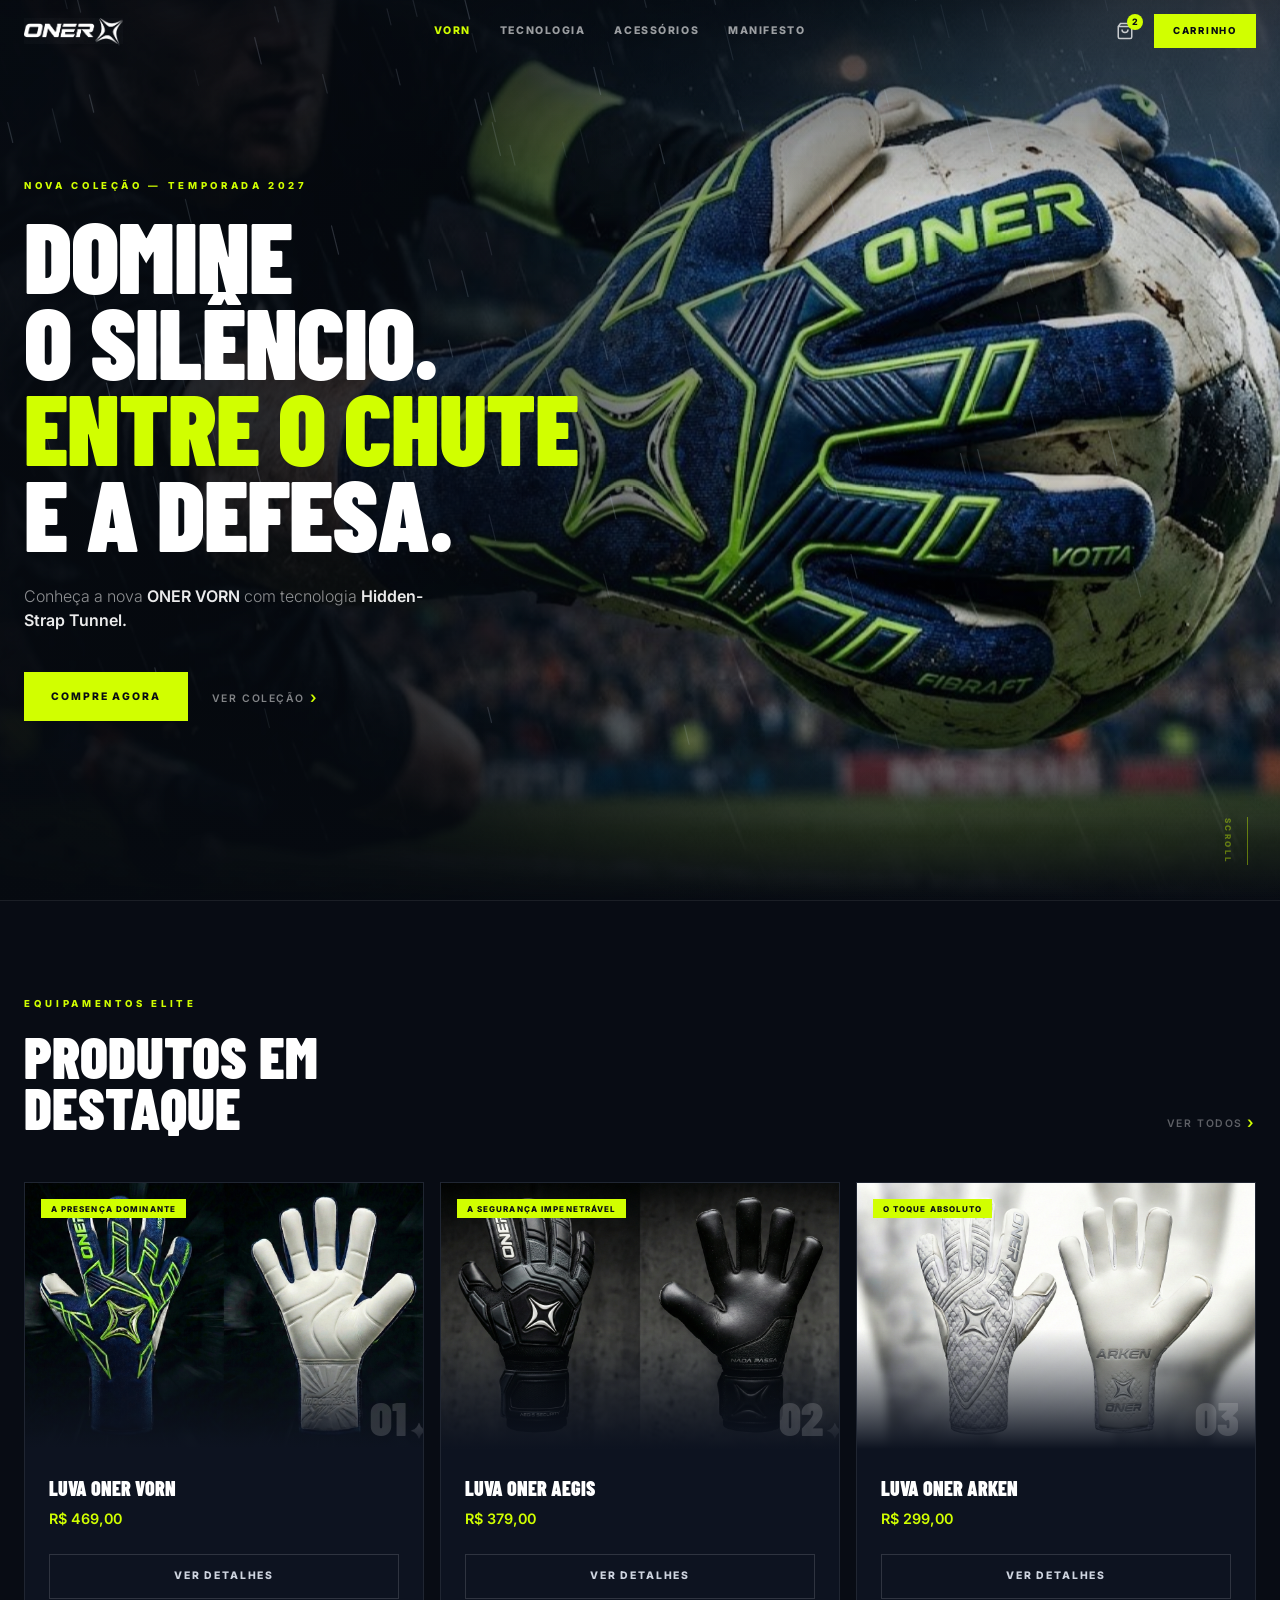
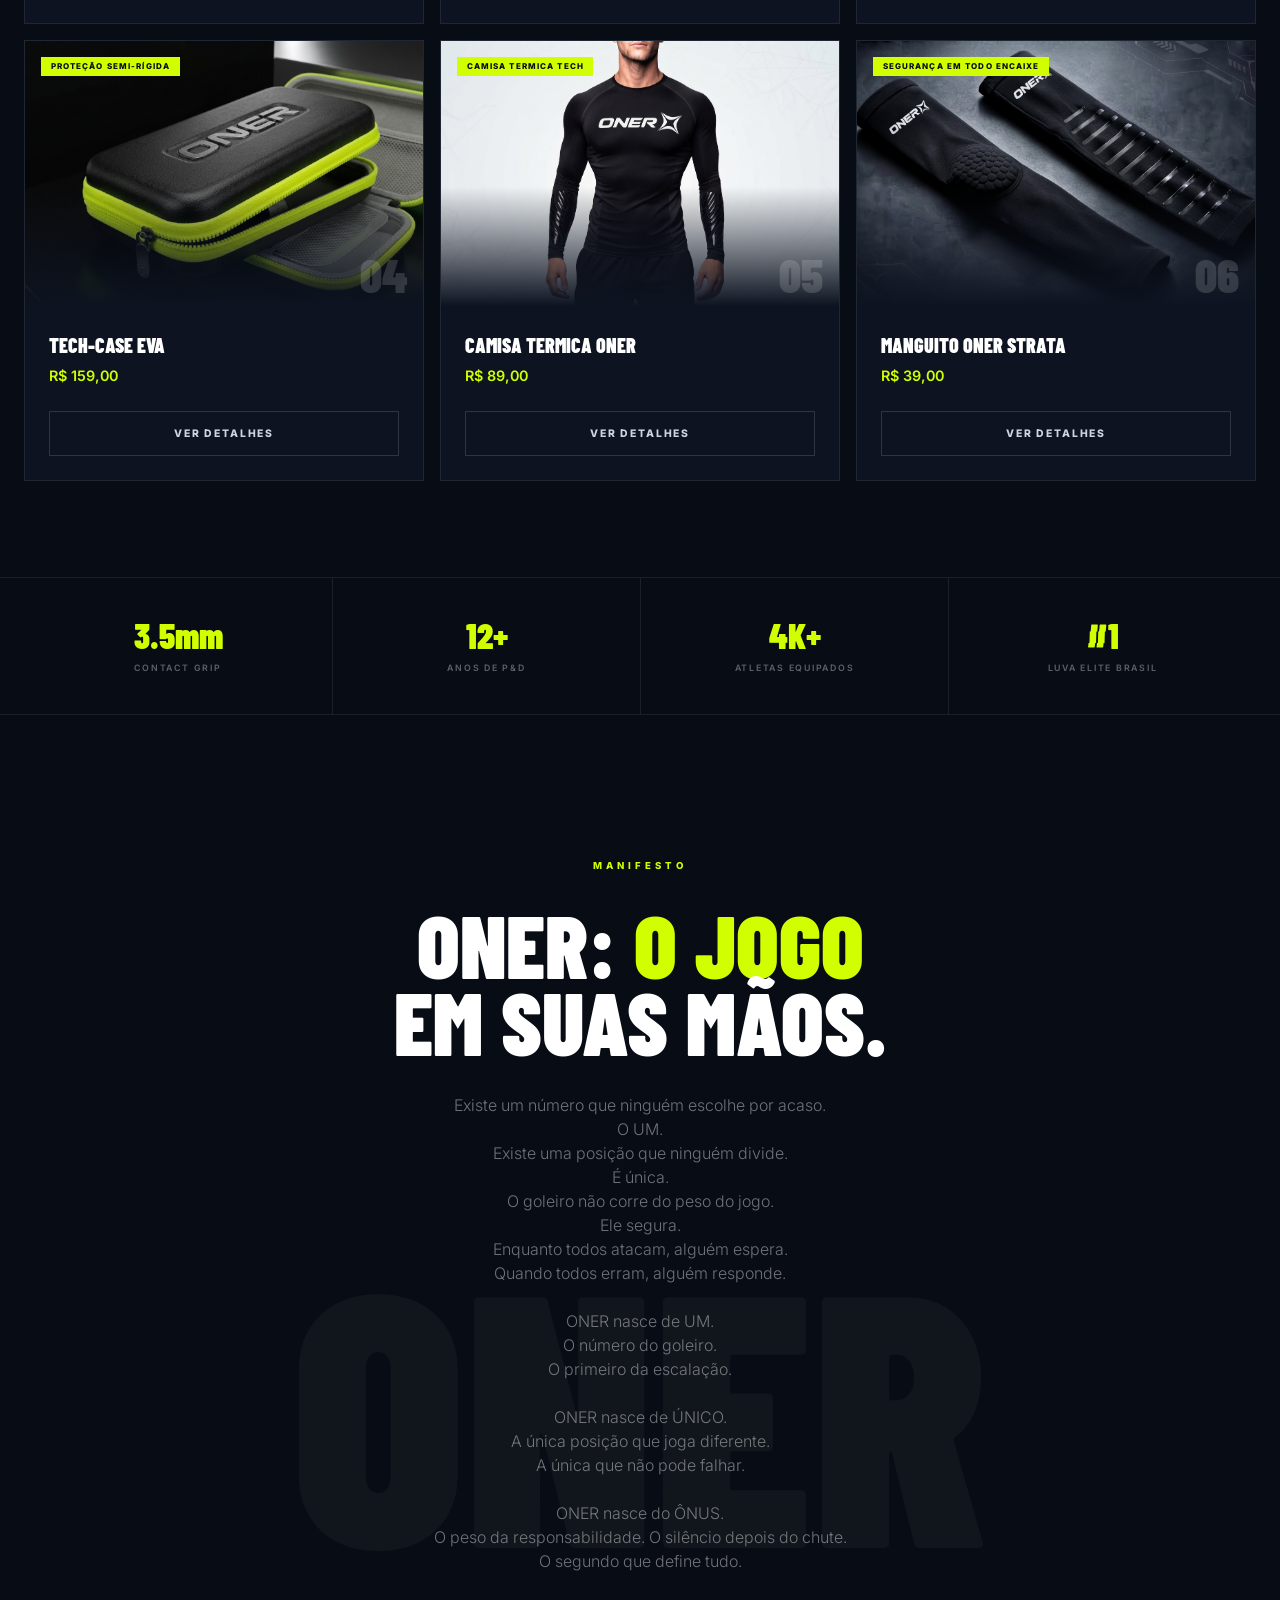
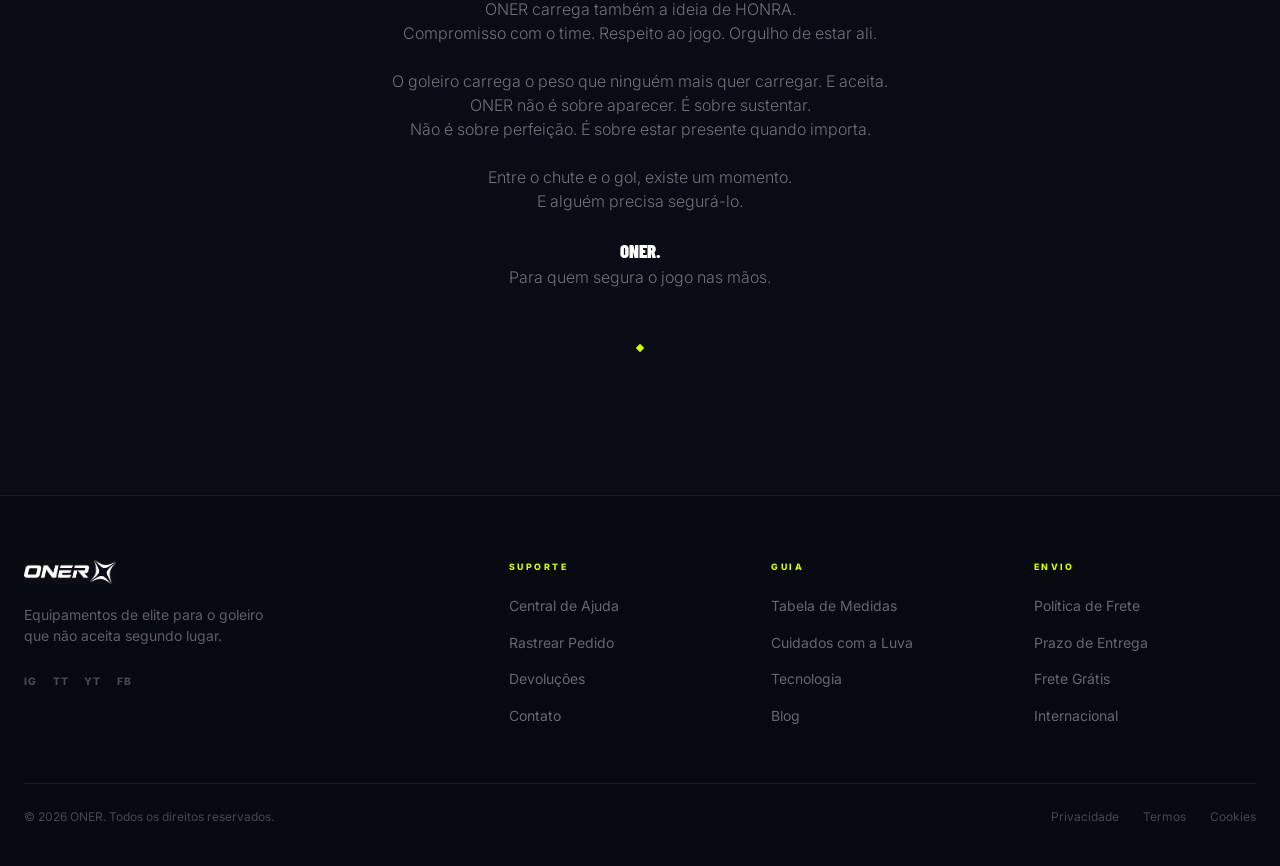
<file: website/index.html>
<!DOCTYPE html>
<html lang="pt-BR">

<head>
  <meta charset="UTF-8">
  <meta name="viewport" content="width=device-width, initial-scale=1">
  <title>ONER | Luvas de goleiro VORN</title>
  <meta name="description"
    content="Equipamentos de elite para goleiros. Conheça a ONER VORN com tecnologia Hidden-Strap Tunnel.">
  <link rel="preconnect" href="https://fonts.googleapis.com">
  <link rel="preconnect" href="https://fonts.gstatic.com" crossorigin>
  <link
    href="https://fonts.googleapis.com/css2?family=Barlow+Condensed:wght@800;900&family=Inter:wght@300;400;600;800&display=swap"
    rel="stylesheet">
  <link rel="stylesheet" href="css/style.css">
</head>
  
<body>

  <nav class="nav" id="nav">
    <div class="wrap nav__in">
      <a href="#inicio"><img class="nav__logo" src="img/logo-oner.png" alt="ONER"></a>
      <div class="nav__links">
        <a href="#produtos" class="on">Vorn</a>
        <a href="#numeros">Tecnologia</a>
        <a href="#produtos">Acessórios</a>
        <a href="#manifesto">Manifesto</a>
      </div>
      <div class="nav__cart">
        <button class="bag" aria-label="Sacola, 2 itens">
          <svg width="18" height="18" viewBox="0 0 24 24" fill="none" stroke="currentColor" stroke-width="2">
            <path d="M6 2 3 6v14a2 2 0 0 0 2 2h14a2 2 0 0 0 2-2V6l-3-4zM3 6h18M16 10a4 4 0 0 1-8 0" />
          </svg>
          <span>2</span>
        </button>
        <button class="btn btn--sm">Carrinho</button>
      </div>
    </div>
  </nav>

  <header class="hero" id="inicio">
    <div class="hero__bg"></div>
    <canvas class="rain" id="rain" aria-hidden="true"></canvas>
    <div class="wrap hero__in">
      <p class="eyebrow">Nova coleção — Temporada 2027</p>
      <h1>Domine<br>o silêncio.<br><span>Entre o chute</span><br>e a defesa.</h1>
      <p class="hero__sub">Conheça a nova <b>ONER VORN</b> com tecnologia <b>Hidden-Strap Tunnel.</b></p>
      <div class="hero__cta">
        <a href="#produtos" class="btn">Compre agora</a>
        <a href="#produtos" class="link">Ver coleção <i>›</i></a>
      </div>
    </div>
    <div class="scroll"><span></span>Scroll</div>
  </header>

  <section class="products" id="produtos">
    <div class="wrap">
      <div class="products__head">
        <div>
          <p class="eyebrow">Equipamentos elite</p>
          <h2>Produtos em<br>destaque</h2>
        </div>
        <a href="#" class="link link--dim">Ver todos <i>›</i></a>
      </div>
      <div class="grid">
        <article class="card">
          <div class="card__img">
            <img src="img/luva-vorn.png" alt="Luva ONER VORN azul com linhas verde neon">
            <span class="tag">A Presença Dominante</span><span class="num">01</span>
          </div>
          <div class="card__body">
            <h3>Luva ONER VORN</h3>
            <p class="price">R$ 469,00</p>
            <button class="btn btn--line">Ver detalhes</button>
          </div>
        </article>
        <article class="card">
          <div class="card__img">
            <img src="img/luva-aegis.png" alt="Luva ONER AEGIS blackout">
            <span class="tag">A Segurança Impenetrável</span><span class="num">02</span>
          </div>
          <div class="card__body">
            <h3>Luva ONER AEGIS</h3>
            <p class="price">R$ 379,00</p>
            <button class="btn btn--line">Ver detalhes</button>
          </div>
        </article>
        <article class="card">
          <div class="card__img">
            <img src="img/luva-arken.png" alt="Luva ONER ARKEN branca">
            <span class="tag">O Toque Absoluto</span><span class="num">03</span>
          </div>
          <div class="card__body">
            <h3>Luva ONER ARKEN</h3>
            <p class="price">R$ 299,00</p>
            <button class="btn btn--line">Ver detalhes</button>
          </div>
        </article>
        <article class="card">
          <div class="card__img">
            <img src="img/tech-case.png" alt="Tech-Case EVA preto com zíper neon">
            <span class="tag">Proteção semi-rígida</span><span class="num">04</span>
          </div>
          <div class="card__body">
            <h3>Tech-Case EVA</h3>
            <p class="price">R$ 159,00</p>
            <button class="btn btn--line">Ver detalhes</button>
          </div>
        </article>
        <article class="card">
          <div class="card__img">
            <img src="img/camisa-.png" alt="camisa ONER preta">
            <span class="tag">camisa termica tech</span><span class="num">05</span>
          </div>
          <div class="card__body">
            <h3>Camisa Termica ONER</h3>
            <p class="price">R$ 89,00</p>
            <button class="btn btn--line">Ver detalhes</button>
          </div>
        </article>
        <article class="card">
          <div class="card__img">
            <img src="img/Manguito-Oner-Strata.jfif" alt="Manguito ONER Strata">
            <span class="tag">Segurança em todo encaixe</span><span class="num">06</span>
          </div>
          <div class="card__body">
            <h3>Manguito ONER Strata</h3>
            <p class="price">R$ 39,00</p>
            <button class="btn btn--line">Ver detalhes</button>
          </div>
        </article>
      </div>
    </div>
  </section>

  <section class="stats" id="numeros">
    <div class="wrap stats__in">
      <div><strong>3.5mm</strong><span>Contact Grip</span></div>
      <div><strong>12+</strong><span>Anos de P&amp;D</span></div>
      <div><strong>4K+</strong><span>Atletas equipados</span></div>
      <div><strong>#1</strong><span>Luva elite Brasil</span></div>
    </div>
  </section>

  <section class="manifesto" id="manifesto">
    <span class="manifesto__mark" aria-hidden="true">ONER</span>
    <div class="manifesto__in">
      <p class="eyebrow">Manifesto</p>
      <h2>ONER: <span>O jogo</span><br>em suas mãos.</h2>
      <div class="max-w-2xl mx-auto px-6 py-12 text-gray-200 font-sans text-center space-y-12">
        <p>
          Existe um número que ninguém escolhe por acaso.<br>
          O UM.<br>
          Existe uma posição que ninguém divide.<br>
          É única.<br>
          O goleiro não corre do peso do jogo.<br>
          Ele segura.<br>
          Enquanto todos atacam, alguém espera.<br>
          Quando todos erram, alguém responde.<br><br>
          ONER nasce de UM.<br>
          O número do goleiro.<br>
          O primeiro da escalação.<br><br>
          ONER nasce de ÚNICO.<br>
          A única posição que joga diferente.<br>
          A única que não pode falhar.<br> <br>
          ONER nasce do ÔNUS.<br>
          O peso da responsabilidade.
          O silêncio depois do chute.<br>
          O segundo que define tudo.<br><br>
          ONER carrega também a ideia de HONRA.<br>
          Compromisso com o time.
          Respeito ao jogo.
          Orgulho de estar ali.<br><br>
          O goleiro carrega o peso que ninguém mais quer carregar.
          E aceita.
          ONER não é sobre aparecer.
          É sobre sustentar.<br>
          Não é sobre perfeição.
          É sobre estar presente quando importa.<br><br>
          Entre o chute e o gol, existe um momento.<br>
          E alguém precisa segurá-lo.<br><br>
        <h3 class="text-3xl sm:text-4xl font-black uppercase tracking-widest text-white pt-2">
          ONER.
        </h3>
        <p class="text-gray-400 text-sm sm:text-base pt-2">
          Para quem segura o jogo nas mãos.
        </p>

        <i class="diamond"></i>
      </div>
  </section>

  <footer class="footer">
    <div class="wrap">
      <div class="footer__grid">
        <div class="footer__brand">
          <img src="img/logo-oner.png" alt="ONER">
          <p>Equipamentos de elite para o goleiro que não aceita segundo lugar.</p>
          <div class="social"><a href="#">IG</a><a href="#">TT</a><a href="#">YT</a><a href="#">FB</a></div>
        </div>
        <div>
          <h4>Suporte</h4>
          <ul>
            <li><a href="#">Central de Ajuda</a></li>
            <li><a href="#">Rastrear Pedido</a></li>
            <li><a href="#">Devoluções</a></li>
            <li><a href="#">Contato</a></li>
          </ul>
        </div>
        <div>
          <h4>Guia</h4>
          <ul>
            <li><a href="#">Tabela de Medidas</a></li>
            <li><a href="#">Cuidados com a Luva</a></li>
            <li><a href="#">Tecnologia</a></li>
            <li><a href="#">Blog</a></li>
          </ul>
        </div>
        <div>
          <h4>Envio</h4>
          <ul>
            <li><a href="#">Política de Frete</a></li>
            <li><a href="#">Prazo de Entrega</a></li>
            <li><a href="#">Frete Grátis</a></li>
            <li><a href="#">Internacional</a></li>
          </ul>
        </div>
      </div>
      <div class="footer__legal">
        <span>© 2026 ONER. Todos os direitos reservados.</span>
        <span><a href="#">Privacidade</a><a href="#">Termos</a><a href="#">Cookies</a></span>
      </div>
    </div>
  </footer>

  <script>
    const nav = document.getElementById('nav');
    const onScroll = () => nav.classList.toggle('is-scrolled', window.scrollY > 40);
    onScroll(); addEventListener('scroll', onScroll, { passive: true });
  </script>

  <script>
    /* Chuva só na abertura: cai com força ~3,5s e some em ~2s. Depois o canvas é removido. */
    (function () {
      const c = document.getElementById('rain');
      if (!c || matchMedia('(prefers-reduced-motion: reduce)').matches) { c && c.remove(); return; }
      const ctx = c.getContext('2d'), N = 260, FULL = 1500, END = 15000;
      let w, h, drops, t0 = performance.now();
      function size() {
        const r = c.getBoundingClientRect(), d = devicePixelRatio || 1;
        w = r.width; h = r.height; c.width = w * d; c.height = h * d; ctx.setTransform(d, 0, 0, d, 0, 0);
      }
      const drop = () => ({ x: Math.random() * (w + 200) - 100, y: Math.random() * -h, len: 15 + Math.random() * 20, v: 6 + Math.random() * 6, a: .05 + Math.random() * .15 });
      size(); drops = Array.from({ length: N }, drop);
      addEventListener('resize', size);
      (function frame(now) {
        const t = now - t0;
        if (t > END) { c.remove(); removeEventListener('resize', size); return; }
        const k = t < FULL ? 1 : 1 - (t - FULL) / (END - FULL);   // intensidade cai até zero
        ctx.clearRect(0, 0, w, h);
        ctx.lineWidth = 1.2; ctx.lineCap = 'round';
        for (let i = 0; i < N * k; i++) {
          const p = drops[i];
          ctx.strokeStyle = 'rgba(200,215,235,' + (p.a * k) + ')';
          ctx.beginPath();
          ctx.moveTo(p.x, p.y);
          ctx.lineTo(p.x + p.len * .25, p.y + p.len);
          ctx.stroke();

          p.y += p.v;
          p.x += p.v * .25;

          if (p.y > h) Object.assign(p, drop(), { y: -20 });
        }
        requestAnimationFrame(frame);
      })(t0);
    })();
  </script>
  <script src="js/produtos.js"></script>
</body>

</html>
</file>
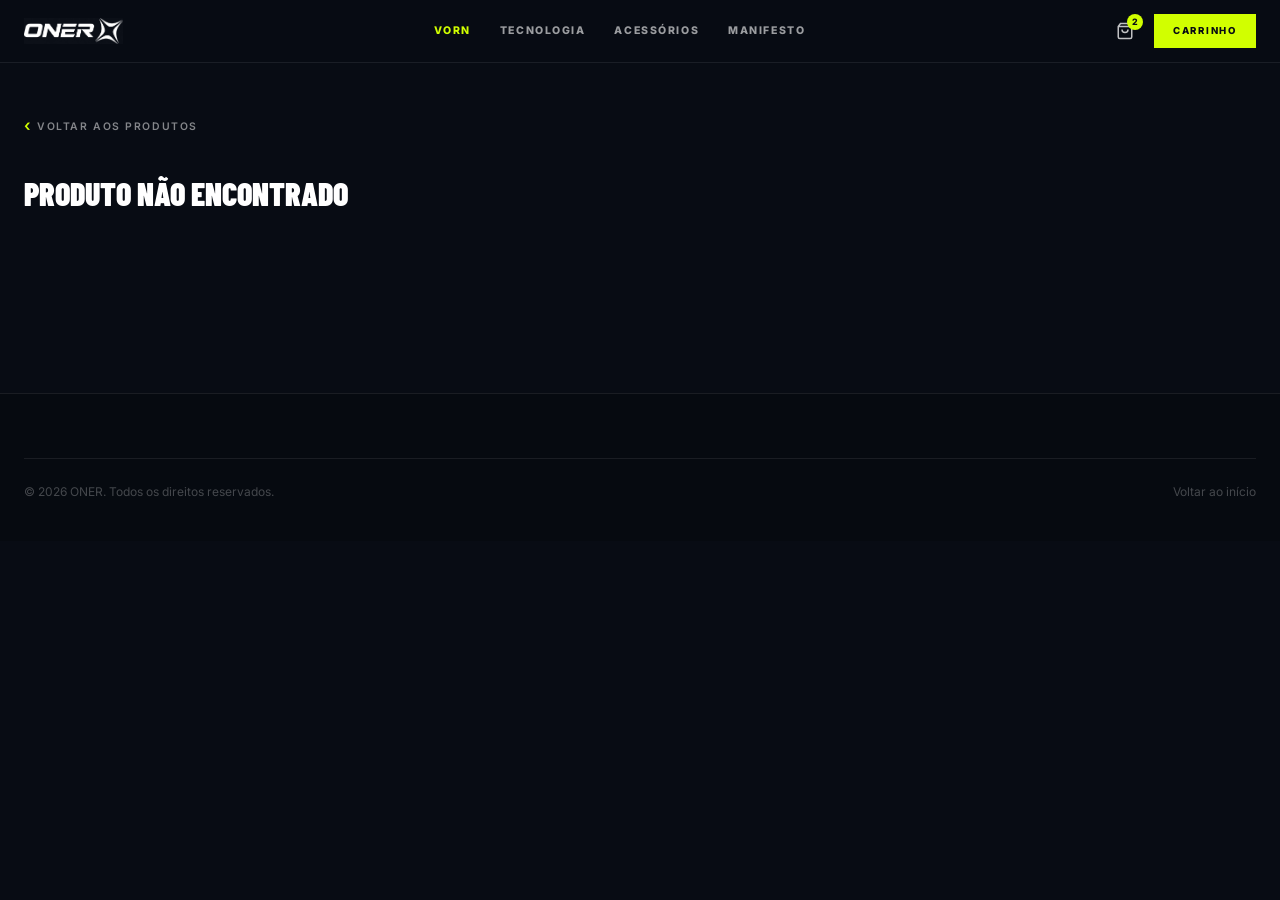
<file: website/produto.html>
<!DOCTYPE html>
<html lang="pt-BR">
<head>
  <meta charset="UTF-8">
  <meta name="viewport" content="width=device-width, initial-scale=1">
  <title>Produto | ONER</title>
  <link rel="preconnect" href="https://fonts.googleapis.com">
  <link rel="preconnect" href="https://fonts.gstatic.com" crossorigin>
  <link href="https://fonts.googleapis.com/css2?family=Barlow+Condensed:wght@800;900&family=Inter:wght@300;400;600;800&display=swap" rel="stylesheet">
  <link rel="stylesheet" href="css/style.css">
  <link rel="stylesheet" href="css/produto.css">
</head>
<body>

<nav class="nav is-scrolled">
  <div class="wrap nav__in">
    <a href="index.html"><img class="nav__logo" src="img/logo-oner.png" alt="ONER"></a>
    <div class="nav__links">
      <a href="index.html#produtos" class="on">Vorn</a>
      <a href="index.html#numeros">Tecnologia</a>
      <a href="index.html#produtos">Acessórios</a>
      <a href="index.html#manifesto">Manifesto</a>
    </div>
    <div class="nav__cart">
      <button class="bag" aria-label="Sacola">
        <svg width="18" height="18" viewBox="0 0 24 24" fill="none" stroke="currentColor" stroke-width="2"><path d="M6 2 3 6v14a2 2 0 0 0 2 2h14a2 2 0 0 0 2-2V6l-3-4zM3 6h18M16 10a4 4 0 0 1-8 0"/></svg>
        <span>2</span>
      </button>
      <button class="btn btn--sm">Carrinho</button>
    </div>
  </div>
</nav>

<main class="wrap pdp" id="pdp"></main>
<section class="wrap related" id="related"></section>

<footer class="footer">
  <div class="wrap">
    <div class="footer__legal">
      <span>© 2026 ONER. Todos os direitos reservados.</span>
      <a href="index.html">Voltar ao início</a>
    </div>
  </div>
</footer>

<div class="toast" id="toast" role="status"></div>
<script src="js/produtos.js"></script>
</body>
</html>
</file>
<file: website/css/style.css>
:root {
  --bg: #080c14;
  --card: #0d1320;
  --neon: #d1ff00;
  --line: rgba(255, 255, 255, .08);
  --head: "Barlow Condensed", "Arial Narrow", sans-serif;
  --body: "Inter", system-ui, sans-serif;
}

*,
*::before,
*::after {
  box-sizing: border-box;
}

html {
  scroll-behavior: smooth;
}

body {
  margin: 0;
  background: var(--bg);
  color: #fff;
  font-family: var(--body);
  line-height: 1.5;
  overflow-x: hidden;
}

img {
  display: block;
  max-width: 100%;
}

a {
  color: inherit;
  text-decoration: none;
}

button {
  font: inherit;
  cursor: pointer;
}

:focus-visible {
  outline: 2px solid var(--neon);
  outline-offset: 3px;
}

.wrap {
  max-width: 1280px;
  margin: 0 auto;
  padding: 0 1.5rem;
}

.eyebrow {
  margin: 0 0 1.2rem;
  color: var(--neon);
  font-weight: 800;
  font-size: .6rem;
  letter-spacing: .38em;
  text-transform: uppercase;
}

h1,
h2,
h3 {
  font-family: var(--head);
  font-weight: 900;
  text-transform: uppercase;
  margin: 0;
}

/* Botões e links */
.btn {
  display: inline-block;
  padding: 1.05rem 1.7rem;
  background: var(--neon);
  color: var(--bg);
  border: 0;
  font-weight: 800;
  font-size: .65rem;
  letter-spacing: .18em;
  text-transform: uppercase;
  transition: background .2s, transform .15s;
}

.btn:hover {
  background: #fff;
}

.btn:active {
  transform: scale(.97);
}

.btn--sm {
  padding: .6rem 1.2rem;
  font-size: .6rem;
}

.btn--line {
  width: 100%;
  background: transparent;
  color: #cfd5e0;
  border: 1px solid rgba(255, 255, 255, .14);
  padding: .85rem;
}

.btn--line:hover {
  background: var(--neon);
  color: var(--bg);
  border-color: var(--neon);
}

.link {
  font-size: .65rem;
  font-weight: 600;
  letter-spacing: .15em;
  text-transform: uppercase;
  color: rgba(255, 255, 255, .5);
  transition: color .2s;
}

.link i {
  color: var(--neon);
  font-style: normal;
  font-size: 1rem;
  vertical-align: -1px;
}

.link:hover {
  color: #fff;
}

.link--dim {
  color: rgba(255, 255, 255, .35);
}

/* Navegação */
.nav {
  position: fixed;
  inset: 0 0 auto;
  z-index: 50;
  transition: background .3s, border-color .3s;
  border-bottom: 1px solid transparent;
}

.nav.is-scrolled {
  background: rgba(8, 12, 20, .92);
  backdrop-filter: blur(10px);
  border-color: var(--line);
}

.nav__in {
  height: 62px;
  display: flex;
  align-items: center;
  justify-content: space-between;
  gap: 2rem;
}

.nav__logo {
  height: 26px;
  width: auto;
}

.nav__links {
  display: flex;
  gap: 1.8rem;
}

.nav__links a {
  font-size: .66rem;
  font-weight: 800;
  letter-spacing: .15em;
  text-transform: uppercase;
  color: rgba(255, 255, 255, .6);
  transition: color .2s;
}

.nav__links a:hover,
.nav__links a.on {
  color: var(--neon);
}

.nav__cart {
  display: flex;
  align-items: center;
  gap: 1.25rem;
}

.bag {
  position: relative;
  background: none;
  border: 0;
  color: rgba(255, 255, 255, .75);
  padding: 0;
  display: grid;
}

.bag span {
  position: absolute;
  top: -8px;
  right: -9px;
  width: 16px;
  height: 16px;
  border-radius: 50%;
  background: var(--neon);
  color: var(--bg);
  font-size: .55rem;
  font-weight: 800;
  display: grid;
  place-items: center;
}

/* Hero */
.hero {
  position: relative;
  height: 100svh;
  min-height: 640px;
  display: flex;
  align-items: center;
  overflow: hidden;
}

.hero::before {
  content: "";
  position: absolute;
  inset: 0;
  z-index: 1;
  background:
    linear-gradient(90deg, rgba(6, 10, 16, .95) 0%, rgba(6, 10, 16, .8) 32%, rgba(6, 10, 16, .15) 70%),
    linear-gradient(180deg, rgba(6, 10, 16, .7) 0, transparent 22%, transparent 75%, var(--bg) 100%);
}

.hero__bg {
  position: absolute;
  inset: 0;
  background: url("../img/hero-luva.jpg") 60% center / cover no-repeat;
  transform: scale(1.05);
  animation: impacto 1.1s .15s cubic-bezier(.2, .7, .3, 1) both;
}

.rain {
  position: absolute;
  inset: 0;
  z-index: 1;
  width: 100%;
  height: 100%;
  pointer-events: none;
}

.hero__in,
.scroll {
  z-index: 2;
}

/* Tremor de impacto: começa forte e vai diminuindo até parar */
@keyframes impacto {
  0% {
    transform: scale(1.05) translate(0, 0);
  }

  8% {
    transform: scale(1.05) translate(-16px, 9px) rotate(-.4deg);
  }

  16% {
    transform: scale(1.05) translate(14px, -11px) rotate(.35deg);
  }

  26% {
    transform: scale(1.05) translate(-10px, 7px);
  }

  38% {
    transform: scale(1.05) translate(7px, -5px);
  }

  52% {
    transform: scale(1.05) translate(-4px, 3px);
  }

  70% {
    transform: scale(1.05) translate(2px, -1px);
  }

  100% {
    transform: scale(1.05) translate(0, 0);
  }
}

.hero__in {
  width: 100%;
}

.hero h1 {
  font-size: clamp(3.2rem, 7.8vw, 7rem);
  line-height: .86;
  letter-spacing: -.01em;
  max-width: 9em;
}

.hero h1 span {
  color: var(--neon);
}

.hero__sub {
  margin: 1.75rem 0 2.5rem;
  max-width: 26rem;
  color: rgba(255, 255, 255, .55);
  font-weight: 300;
}

.hero__sub b {
  color: rgba(255, 255, 255, .92);
  font-weight: 600;
}

.hero__cta {
  display: flex;
  align-items: center;
  gap: 1.5rem;
  flex-wrap: wrap;
}

.scroll {
  position: absolute;
  right: 2rem;
  bottom: 2.2rem;
  display: flex;
  flex-direction: column;
  align-items: center;
  gap: .8rem;
  color: var(--neon);
  font-size: .5rem;
  font-weight: 800;
  letter-spacing: .3em;
  text-transform: uppercase;
  opacity: .4;
  writing-mode: vertical-rl;
}

.scroll span {
  width: 1px;
  height: 48px;
  background: var(--neon);
}

/* Produtos */
.products {
  padding: 6rem 0;
  border-top: 1px solid var(--line);
}

.products__head {
  display: flex;
  align-items: flex-end;
  justify-content: space-between;
  margin-bottom: 3rem;
}

.products h2 {
  font-size: clamp(2.4rem, 5vw, 3.6rem);
  line-height: .9;
}

.grid {
  display: grid;
  grid-template-columns: repeat(3, 1fr);
  gap: 1rem;
}

.card {
  background: var(--card);
  border: 1px solid var(--line);
  overflow: hidden;
  transition: border-color .4s;
}

.card:hover {
  border-color: rgba(209, 255, 0, .45);
}

.card__img {
  position: relative;
  aspect-ratio: 3 / 2;
  overflow: hidden;
  background: #080e1a;
}

.card__img img {
  width: 100%;
  height: 100%;
  object-fit: cover;
  transition: transform .7s;
}

.card:hover .card__img img {
  transform: scale(1.05);
}

.card__img::after {
  content: "";
  position: absolute;
  inset: 0;
  background: linear-gradient(180deg, transparent 55%, var(--card));
}

.tag {
  position: absolute;
  top: 1rem;
  left: 1rem;
  z-index: 1;
  padding: .35rem .6rem;
  background: var(--neon);
  color: var(--bg);
  font-size: .5rem;
  font-weight: 800;
  letter-spacing: .14em;
  text-transform: uppercase;
  line-height: 1;
}

.num {
  position: absolute;
  bottom: .5rem;
  right: 1rem;
  z-index: 1;
  font: 900 3rem/1 var(--head);
  opacity: .15;
}

.card__body {
  padding: 1.5rem;
}

.card h3 {
  font-size: 1.25rem;
  margin-bottom: .35rem;
}

.price {
  margin: 0 0 1.5rem;
  color: var(--neon);
  font-weight: 600;
  font-size: .9rem;
}

/* Números */
.stats {
  border-top: 1px solid var(--line);
  border-bottom: 1px solid var(--line);
}

.stats__in {
  display: grid;
  grid-template-columns: repeat(4, 1fr);
}

.stats__in div {
  display: flex;
  flex-direction: column;
  align-items: center;
  gap: .5rem;
  padding: 2.5rem 1rem;
  border-left: 1px solid var(--line);
}

.stats__in div:first-child {
  border-left: 0;
}

.stats strong {
  font: 900 2.2rem/1 var(--head);
  color: var(--neon);
}

.stats span {
  color: rgba(255, 255, 255, .35);
  font-size: .55rem;
  font-weight: 600;
  letter-spacing: .2em;
  text-transform: uppercase;
  text-align: center;
}

/* Manifesto */
.manifesto {
  position: relative;
  padding: 9rem 1.5rem;
  overflow: hidden;
  text-align: center;
}

.manifesto__mark {
  position: absolute;
  inset: 0;
  display: grid;
  place-items: center;
  font: 900 clamp(10rem, 28vw, 24rem)/1 var(--head);
  color: rgba(255, 255, 255, .035);
  pointer-events: none;
  user-select: none;
}

.manifesto__in {
  position: relative;
  max-width: 56rem;
  margin: 0 auto;
}

.manifesto h2 {
  font-size: clamp(2.8rem, 7vw, 5.5rem);
  line-height: .88;
  margin-bottom: 2rem;
}

.manifesto h2 span {
  color: var(--neon);
}

.manifesto p:not(.eyebrow) {
  max-width: 32rem;
  margin: 0 auto;
  color: rgba(255, 255, 255, .42);
  font-weight: 300;
}

.manifesto .eyebrow {
  letter-spacing: .42em;
  margin-bottom: 2rem;
}

.diamond {
  display: block;
  width: 6px;
  height: 6px;
  margin: 3.5rem auto 0;
  background: var(--neon);
  transform: rotate(45deg);
}

/* Rodapé */
.footer {
  border-top: 1px solid var(--line);
  background: #060a10;
  padding: 4rem 0 2.5rem;
}

.footer__grid {
  display: grid;
  grid-template-columns: 2fr 1fr 1fr 1fr;
  gap: 2.5rem;
  margin-bottom: 3.5rem;
}

.footer__brand img {
  height: 24px;
  width: auto;
  margin-bottom: 1.25rem;
}

.footer__brand p {
  max-width: 15rem;
  margin: 0 0 1.75rem;
  color: rgba(255, 255, 255, .35);
  font-size: .875rem;
}

.social {
  display: flex;
  gap: 1rem;
}

.social a {
  color: rgba(255, 255, 255, .25);
  font-size: .65rem;
  font-weight: 800;
  letter-spacing: .08em;
  transition: color .15s;
}

.social a:hover {
  color: var(--neon);
}

.footer h4 {
  margin: 0 0 1.25rem;
  color: var(--neon);
  font-size: .55rem;
  font-weight: 800;
  letter-spacing: .28em;
  text-transform: uppercase;
}

.footer ul {
  list-style: none;
  margin: 0;
  padding: 0;
  display: grid;
  gap: .8rem;
}

.footer ul a {
  color: rgba(255, 255, 255, .38);
  font-size: .875rem;
  transition: color .15s;
}

.footer ul a:hover {
  color: #fff;
}

.footer__legal {
  display: flex;
  justify-content: space-between;
  flex-wrap: wrap;
  gap: 1rem;
  padding-top: 1.5rem;
  border-top: 1px solid var(--line);
  color: rgba(255, 255, 255, .25);
  font-size: .75rem;
}

.footer__legal a {
  margin-left: 1.5rem;
}

.footer__legal a:hover {
  color: #fff;
}

/* Responsivo */
@media (max-width: 900px) {
  .grid {
    grid-template-columns: 1fr;
  }

  .stats__in {
    grid-template-columns: repeat(2, 1fr);
  }

  .stats__in div:nth-child(3) {
    border-left: 0;
  }

  .footer__grid {
    grid-template-columns: 1fr 1fr;
  }

  .footer__brand {
    grid-column: 1 / -1;
  }
}

@media (max-width: 760px) {

  .nav__links,
  .scroll {
    display: none;
  }

  .products__head .link {
    display: none;
  }

  .hero__bg {
    background-position: 68% center;
  }
}

@media (prefers-reduced-motion: reduce) {
  html {
    scroll-behavior: auto;
  }

  *,
  *::before,
  *::after {
    transition: none !important;
    animation: none !important;
  }
}
</file>
<file: website/css/produto.css>
.pdp { padding-top: 7rem; padding-bottom: 5rem; }
.back { display: inline-block; margin-bottom: 2rem; }
.pdp__grid { display: grid; grid-template-columns: 1.1fr 1fr; gap: clamp(2rem, 5vw, 4.5rem); align-items: start; }
.pdp__media { position: relative; aspect-ratio: 1 / 1; background: var(--card); border: 1px solid var(--line); overflow: hidden; }
.pdp__media img { width: 100%; height: 100%; object-fit: contain; }
.pdp__info h1 { font-size: clamp(2.6rem, 5.5vw, 4.4rem); line-height: .9; margin-bottom: 1rem; }
.pdp__price { margin: 0 0 1.5rem; color: var(--neon); font: 900 2rem/1 var(--head); }
.pdp__desc { max-width: 34rem; margin: 0 0 2rem; color: rgba(255,255,255,.55); font-weight: 300; }
.opt { margin: 0 0 1.5rem; }
.opt h4 { margin: 0 0 .75rem; font-size: .6rem; font-weight: 800; letter-spacing: .25em; text-transform: uppercase; color: rgba(255,255,255,.45); }
.sizes { display: flex; flex-wrap: wrap; gap: .5rem; }
.sizes button { min-width: 3rem; padding: .7rem .6rem; background: transparent; color: #cfd5e0; border: 1px solid rgba(255,255,255,.14); font-size: .7rem; font-weight: 800; transition: .15s; }
.sizes button:hover { border-color: var(--neon); }
.sizes button[aria-checked="true"] { background: var(--neon); color: var(--bg); border-color: var(--neon); }
.qty { display: inline-flex; border: 1px solid rgba(255,255,255,.14); }
.qty button { width: 2.6rem; background: none; border: 0; color: #fff; font-size: 1.1rem; }
.qty button:hover { color: var(--neon); }
.qty span { min-width: 2.5rem; display: grid; place-items: center; font-weight: 600; }
.pdp__buy { display: flex; flex-wrap: wrap; gap: .75rem; margin-bottom: 2.5rem; }
.pdp__buy .btn { flex: 1 1 11rem; text-align: center; }
.specs { margin: 0; border-top: 1px solid var(--line); }
.specs div { display: flex; justify-content: space-between; gap: 1rem; padding: .9rem 0; border-bottom: 1px solid var(--line); font-size: .875rem; }
.specs dt { color: rgba(255,255,255,.4); }
.specs dd { margin: 0; text-align: right; }
.related { padding-bottom: 6rem; }
.related h2 { font-size: 2.2rem; margin-bottom: 2rem; }
a.card__img { display: block; }
.toast { position: fixed; left: 50%; bottom: 2rem; z-index: 60; transform: translate(-50%, 1rem); padding: .85rem 1.4rem; background: var(--neon); color: var(--bg); font-size: .65rem; font-weight: 800; letter-spacing: .15em; text-transform: uppercase; opacity: 0; pointer-events: none; transition: .3s; }
.toast.show { opacity: 1; transform: translate(-50%, 0); }
@media (max-width: 860px) { .pdp__grid { grid-template-columns: 1fr; } }
</file>
